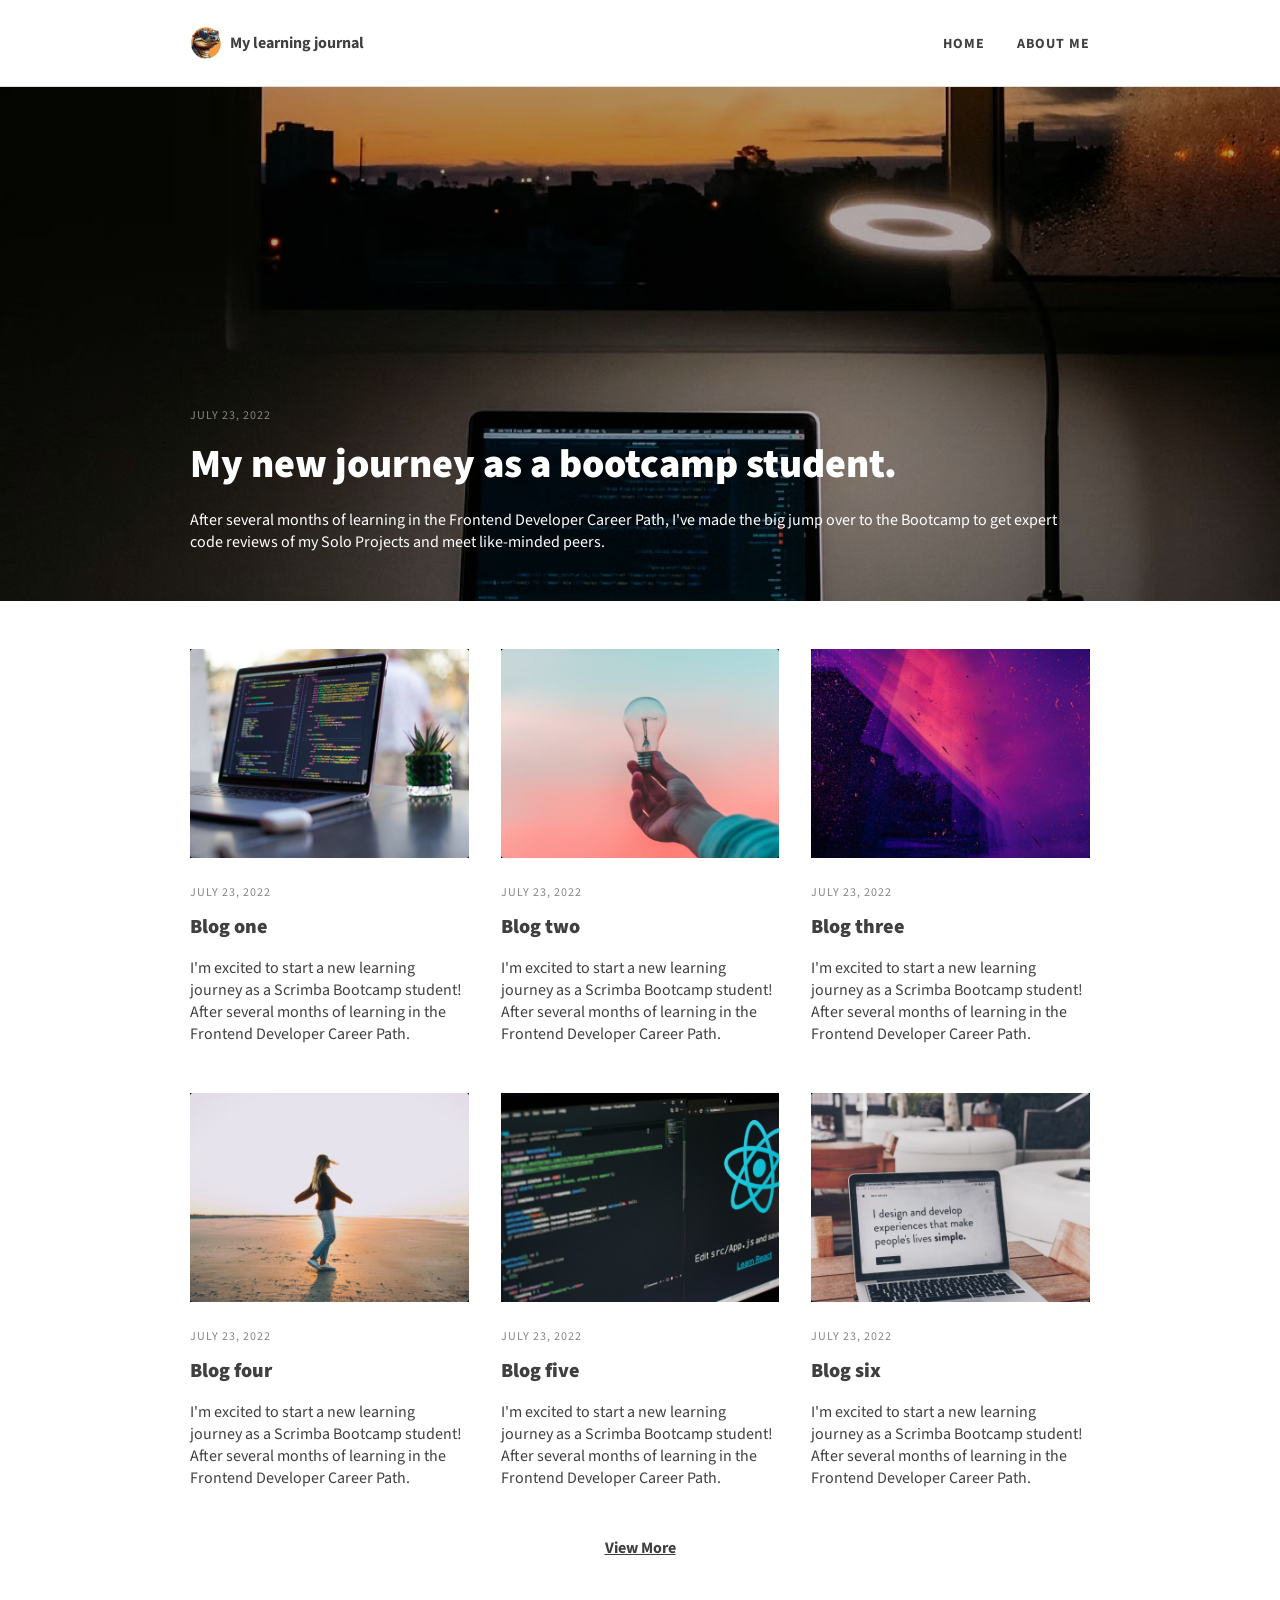
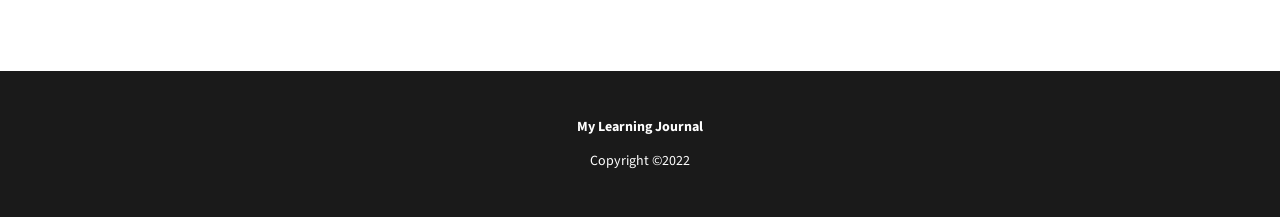
<file: index.html>
<!DOCTYPE html>
<html lang="en">
    <head>
        <meta charset="UTF-8">
        <meta name="viewport" content="width=device-width, initial-scale=1.0">
        <title>My Learning Journal</title>
        <link rel="stylesheet" href="css/style.css">
        <link href="https://fonts.googleapis.com/css2?family=Source+Sans+Pro:wght@400;700;900&display=swap" rel="stylesheet">
    </head>
    <body>
        <!-- Navigation -->
        <nav>
            <div class="nav-container">
                <a href="index.html" class="logo">
                    <img src="./images/logo.jfif" alt="logo">
                    My learning journal
                </a>
                <ul>
                    <li><a href="index.html">HOME</a></li>
                    <li><a href="about.html">ABOUT ME</a></li>
                </ul>
            </div>
        </nav>

        <!-- Hero Section -->
        <section class="hero">
            <div class="hero-content">
                <p class="date">JULY 23, 2022</p>
                <h1>My new journey as a bootcamp student.</h1>
                <p>After several months of learning in the Frontend Developer Career Path, I've made the big jump over to the Bootcamp to get expert code reviews of my Solo Projects and meet like-minded peers.</p>
            </div>
        </section>

        <!-- Blog Posts Grid -->
        <main class="container">
            <div class="posts-grid">
                <article class="post-card">
                    <img src="images/blog1.png" alt="Blog one">
                    <p class="date">JULY 23, 2022</p>
                    <h2><a href="post.html">Blog one</a></h2>
                    <p>I'm excited to start a new learning journey as a Scrimba Bootcamp student! After several months of learning in the Frontend Developer Career Path.</p>
                </article>
                <article class="post-card">
                    <img src="images/blog2.png" alt="Blog two">
                    <p class="date">JULY 23, 2022</p>
                    <h2><a href="post.html">Blog two</a></h2>
                    <p>I'm excited to start a new learning journey as a Scrimba Bootcamp student! After several months of learning in the Frontend Developer Career Path.</p>
                </article>
                <article class="post-card">
                    <img src="images/blog3.png" alt="Blog three">
                    <p class="date">JULY 23, 2022</p>
                    <h2><a href="post.html">Blog three</a></h2>
                    <p>I'm excited to start a new learning journey as a Scrimba Bootcamp student! After several months of learning in the Frontend Developer Career Path.</p>
                </article>
                <article class="post-card">
                    <img src="images/blog4.png" alt="Blog four">
                    <p class="date">JULY 23, 2022</p>
                    <h2><a href="post.html">Blog four</a></h2>
                    <p>I'm excited to start a new learning journey as a Scrimba Bootcamp student! After several months of learning in the Frontend Developer Career Path.</p>
                </article>
                <article class="post-card">
                    <img src="images/blog5.png" alt="Blog five">
                    <p class="date">JULY 23, 2022</p>
                    <h2><a href="post.html">Blog five</a></h2>
                    <p>I'm excited to start a new learning journey as a Scrimba Bootcamp student! After several months of learning in the Frontend Developer Career Path.</p>
                </article>
                <article class="post-card">
                    <img src="images/blog6.png" alt="Blog six">
                    <p class="date">JULY 23, 2022</p>
                    <h2><a href="post.html">Blog six</a></h2>
                    <p>I'm excited to start a new learning journey as a Scrimba Bootcamp student! After several months of learning in the Frontend Developer Career Path.</p>
                </article>
            </div>
            <a href="#" class="view-more">View More</a>
        </main>

        <!-- Footer -->
        <footer>
            <p><strong>My Learning Journal</strong></p>
            <p>Copyright ©2022</p>
        </footer>
    </body>
</html>
</file>
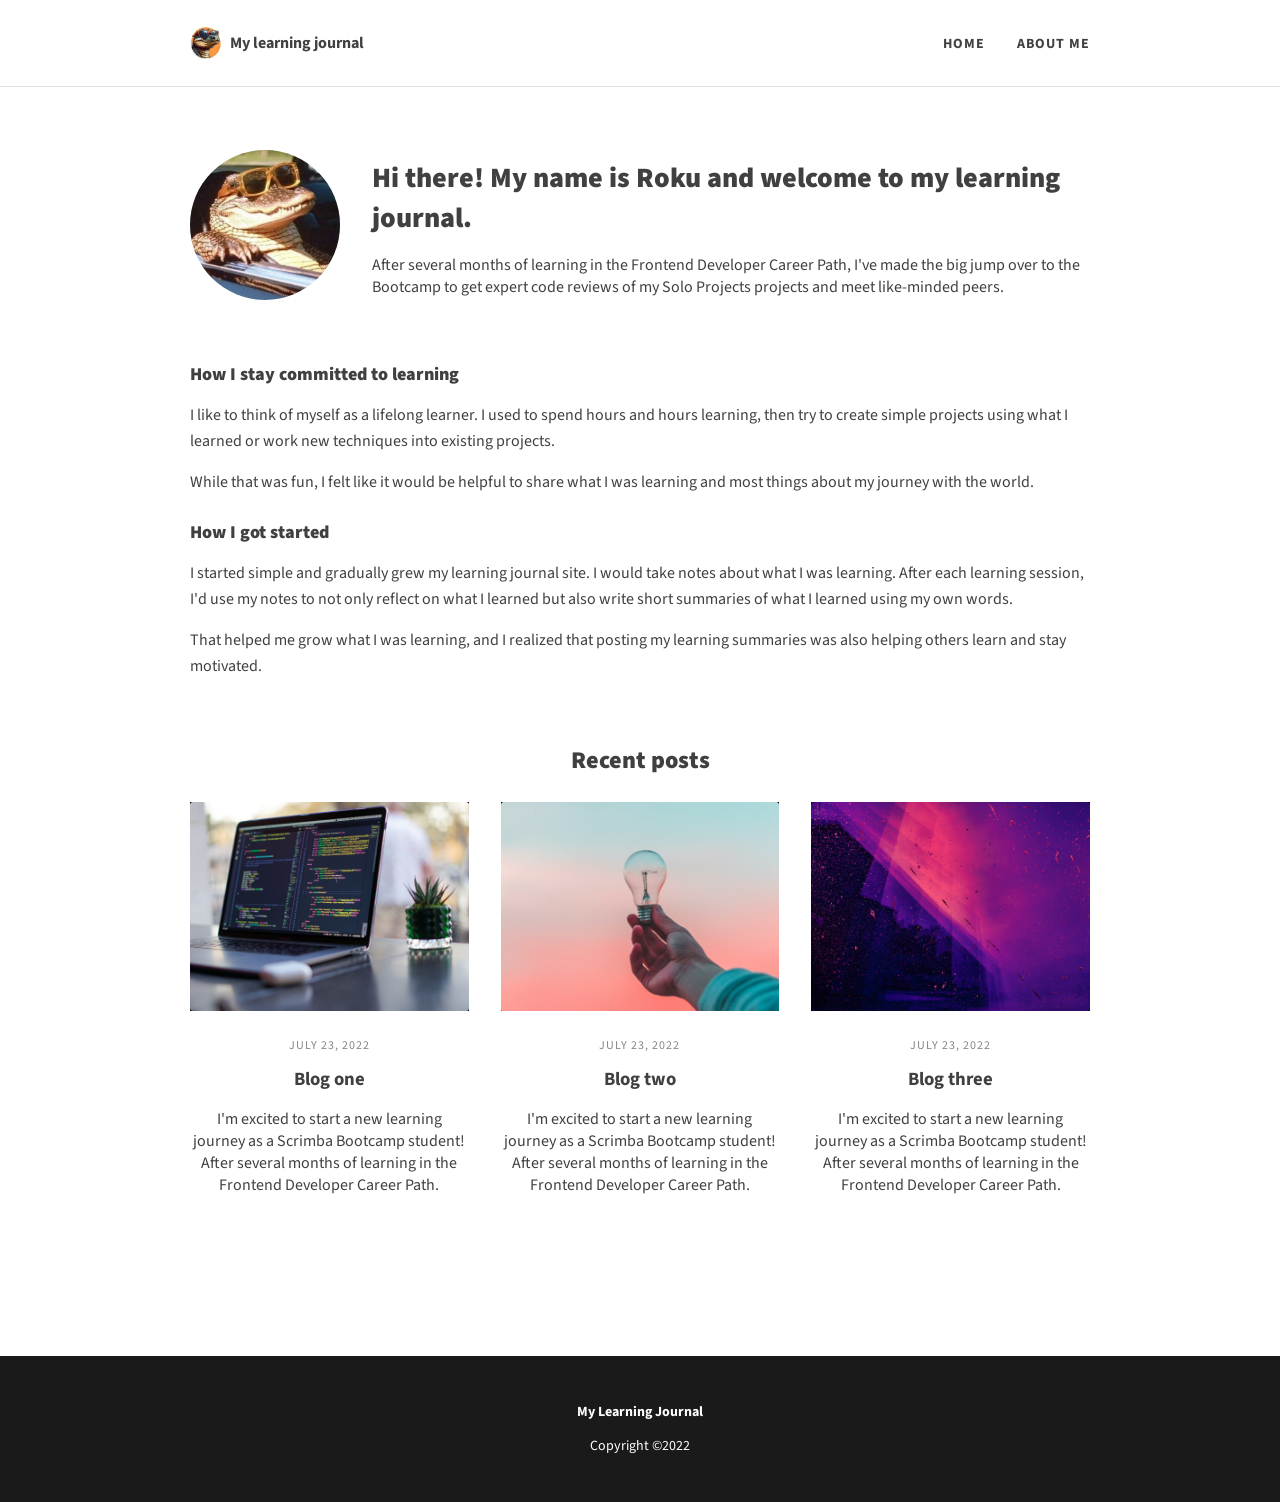
<file: about.html>
<!DOCTYPE html>
<html lang="en">
    <head>
        <meta charset="UTF-8">
        <meta name="viewport" content="width=device-width, initial-scale=1.0">
        <title>About Me | My Learning Journal</title>
        <link rel="stylesheet" href="css/style.css">
        <link href="https://fonts.googleapis.com/css2?family=Source+Sans+Pro:wght@400;700;900&display=swap" rel="stylesheet">
    </head>
    <body>
        <!-- Navigation -->
        <nav>
            <div class="nav-container">
                <a href="index.html" class="logo">
                    <img src="images/logo.jfif" alt="logo">
                    My learning journal
                </a>
                <ul>
                    <li><a href="index.html">HOME</a></li>
                    <li><a href="about.html">ABOUT ME</a></li>
                </ul>
            </div>
        </nav>

        <!-- About Section -->
        <main class="about-container">
            
            <!-- Profile Header -->
            <section class="profile">
                <img src="images/avatar.jfif" alt="Profile picture" class="avatar">
                <div class="profile-text">
                    <h1>Hi there! My name is Roku and welcome to my learning journal.</h1>
                    <p>After several months of learning in the Frontend Developer Career Path, I've made the big jump over to the Bootcamp to get expert code reviews of my Solo Projects projects and meet like-minded peers.</p>
                </div>
            </section>

            <!-- Blog Content -->
            <section class="about-content">
                <h2>How I stay committed to learning</h2>
                <p>I like to think of myself as a lifelong learner. I used to spend hours and hours learning, then try to create simple projects using what I learned or work new techniques into existing projects.</p>
                <p>While that was fun, I felt like it would be helpful to share what I was learning and most things about my journey with the world.</p>

                <h2>How I got started</h2>
                <p>I started simple and gradually grew my learning journal site. I would take notes about what I was learning. After each learning session, I'd use my notes to not only reflect on what I learned but also write short summaries of what I learned using my own words.</p>
                <p>That helped me grow what I was learning, and I realized that posting my learning summaries was also helping others learn and stay motivated.</p>
            </section>

            <!-- Recent Posts -->
            <section class="recent-posts">
                <h2>Recent posts</h2>
                <div class="posts-grid">
                    <article class="post-card">
                        <img src="images/blog1.png" alt="Blog one">
                        <p class="date">JULY 23, 2022</p>
                        <h3><a href="post.html">Blog one</a></h3>
                        <p>I'm excited to start a new learning journey as a Scrimba Bootcamp student! After several months of learning in the Frontend Developer Career Path.</p>
                    </article>
                    <article class="post-card">
                        <img src="images/blog2.png" alt="Blog two">
                        <p class="date">JULY 23, 2022</p>
                        <h3><a href="post.html">Blog two</a></h3>
                        <p>I'm excited to start a new learning journey as a Scrimba Bootcamp student! After several months of learning in the Frontend Developer Career Path.</p>
                    </article>
                    <article class="post-card">
                        <img src="images/blog3.png" alt="Blog three">
                        <p class="date">JULY 23, 2022</p>
                        <h3><a href="post.html">Blog three</a></h3>
                        <p>I'm excited to start a new learning journey as a Scrimba Bootcamp student! After several months of learning in the Frontend Developer Career Path.</p>
                    </article>
                </div>
            </section>
        </main>

        <!-- Footer -->
        <footer>
            <p><strong>My Learning Journal</strong></p>
            <p>Copyright ©2022</p>
        </footer>
    </body>
</html>
</file>
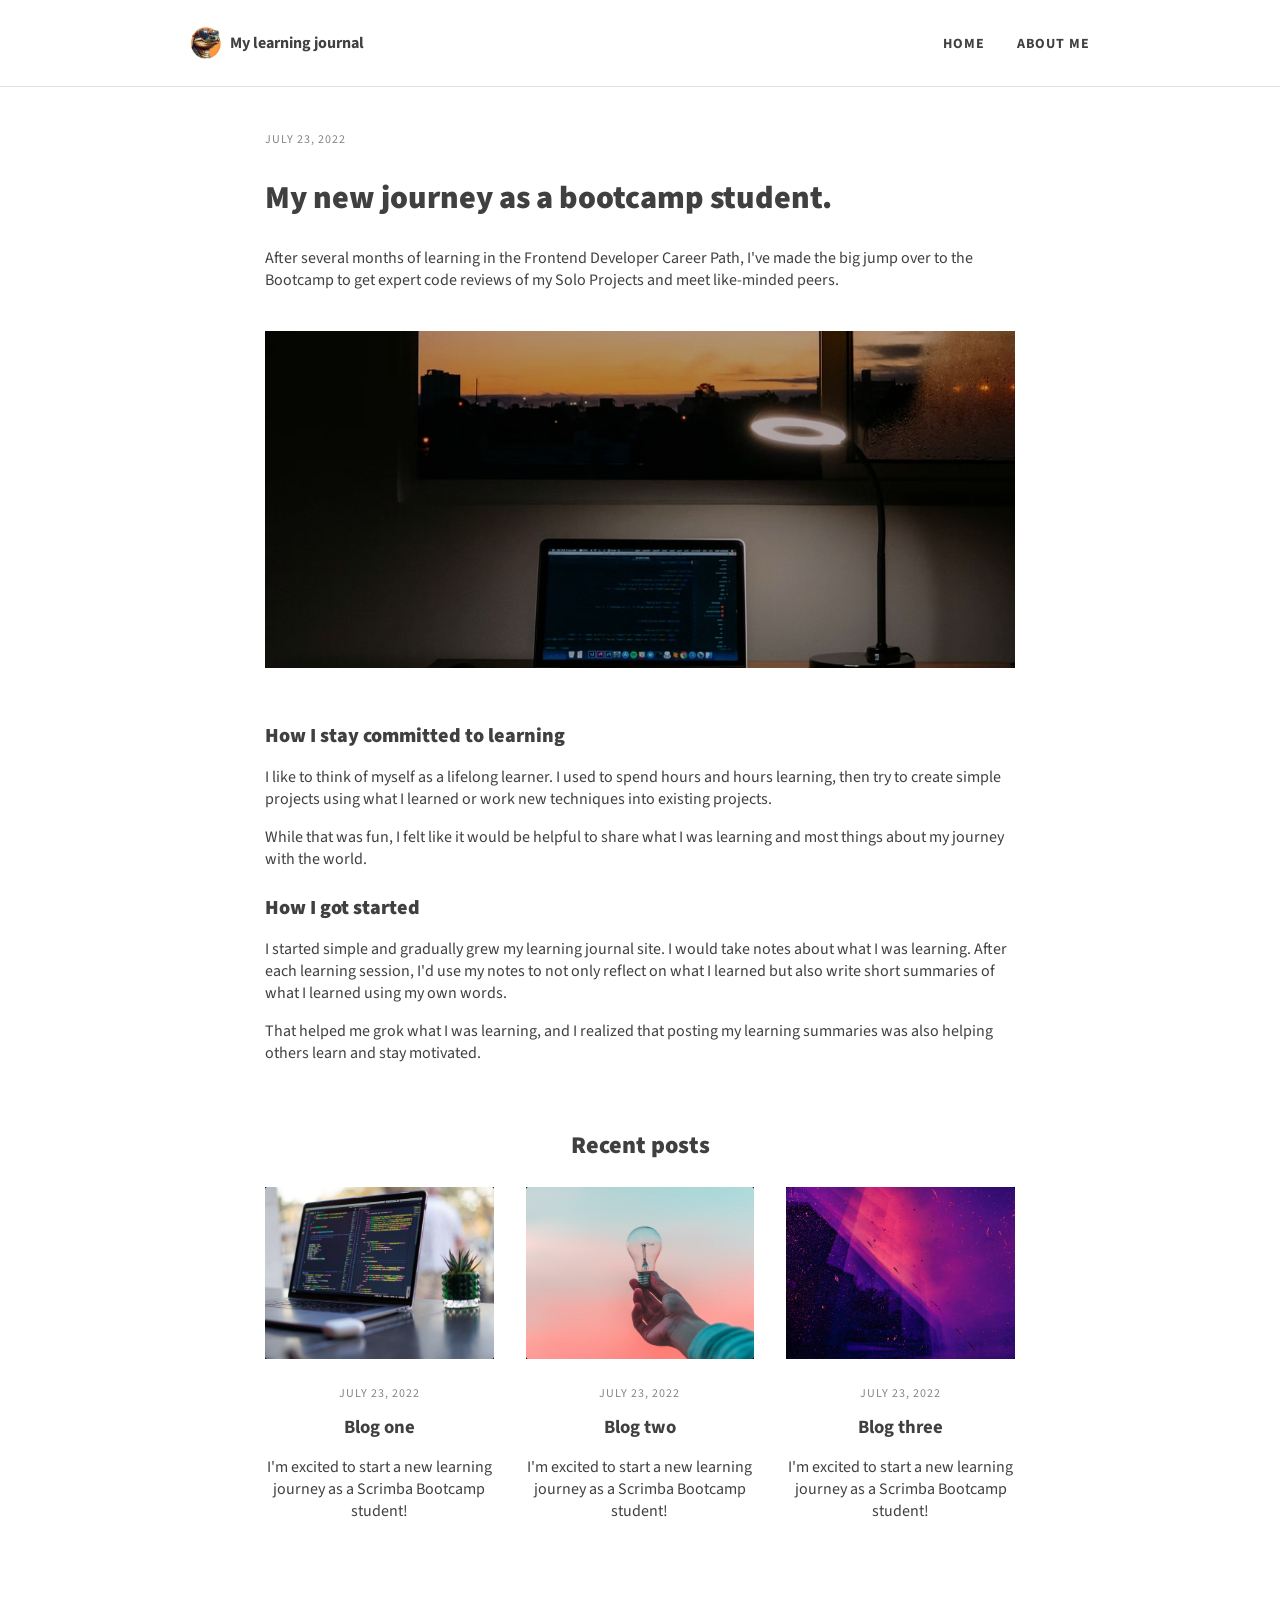
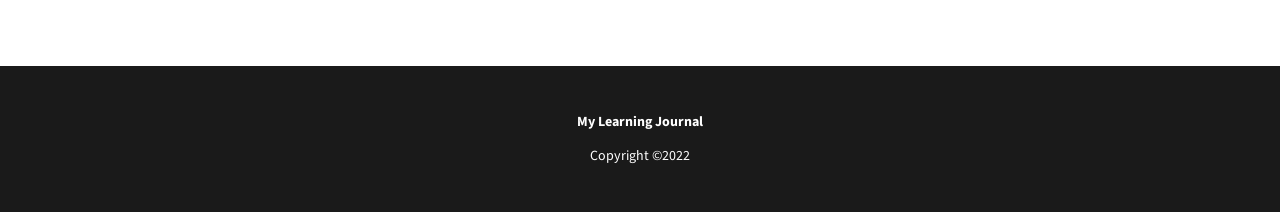
<file: post.html>
<!DOCTYPE html>
<html lang="en">
    <head>
        <meta charset="UTF-8">
        <meta name="viewport" content="width=device-width, initial-scale=1.0">
        <title>My new journey as a bootcamp student</title>
        <link rel="stylesheet" href="css/style.css">
        <link href="https://fonts.googleapis.com/css2?family=Source+Sans+Pro:wght@400;700;900&display=swap" rel="stylesheet">
    </head>
    <body>
        <!-- Navigation -->
        <nav>
            <div class="nav-container">
                <a href="index.html" class="logo">
                    <img src="./images/logo.jfif" alt="logo">
                    My learning journal
                </a>
                <ul>
                    <li><a href="index.html">HOME</a></li>
                    <li><a href="about.html">ABOUT ME</a></li>
                </ul>
            </div>
        </nav>

        <!-- Post Content -->
        <main class="post-container">
            <article>
                <p class="date">JULY 23, 2022</p>
                <h1>My new journey as a bootcamp student.</h1>
                <p class="intro">After several months of learning in the Frontend Developer Career Path, I've made the big jump over to the Bootcamp to get expert code reviews of my Solo Projects and meet like-minded peers.</p>
                
                <img src="images/hero.png" alt="Blog post image" class="post-img">
                
                <h2>How I stay committed to learning</h2>
                <p>I like to think of myself as a lifelong learner. I used to spend hours and hours learning, then try to create simple projects using what I learned or work new techniques into existing projects.</p>
                <p>While that was fun, I felt like it would be helpful to share what I was learning and most things about my journey with the world.</p>
                
                <h2>How I got started</h2>
                <p>I started simple and gradually grew my learning journal site. I would take notes about what I was learning. After each learning session, I'd use my notes to not only reflect on what I learned but also write short summaries of what I learned using my own words.</p>
                <p>That helped me grok what I was learning, and I realized that posting my learning summaries was also helping others learn and stay motivated.</p>
            </article>

            <!-- Recent Posts -->
            <section class="recent-posts">
                <h2>Recent posts</h2>
                <div class="posts-grid">
                    <article class="post-card">
                        <img src="images/blog1.png" alt="Blog one">
                        <p class="date">JULY 23, 2022</p>
                        <h3><a href="post.html">Blog one</a></h3>
                        <p>I'm excited to start a new learning journey as a Scrimba Bootcamp student!</p>
                    </article>
                    <article class="post-card">
                        <img src="images/blog2.png" alt="Blog two">
                        <p class="date">JULY 23, 2022</p>
                        <h3><a href="post.html">Blog two</a></h3>
                        <p>I'm excited to start a new learning journey as a Scrimba Bootcamp student!</p>
                    </article>
                    <article class="post-card">
                        <img src="images/blog3.png" alt="Blog three">
                        <p class="date">JULY 23, 2022</p>
                        <h3><a href="post.html">Blog three</a></h3>
                        <p>I'm excited to start a new learning journey as a Scrimba Bootcamp student!</p>
                    </article>
                </div>
            </section>
        </main>

        <!-- Footer -->
        <footer>
            <p><strong>My Learning Journal</strong></p>
            <p>Copyright ©2022</p>
        </footer>
    </body>
</html>
</file>
<file: css/style.css>
html, 
body {
    margin: 0;
    padding: 0;
    box-sizing: border-box;
}

body {
    font-family: 'Source Sans Pro', sans-serif;
    color: #404040;
}

/* ===== NAVIGATION ===== */
nav {
    padding: 1rem 2rem;
    border-bottom: 1px solid #e0e0e0;
}

.nav-container {
    max-width: 900px;
    margin: 0 auto;
    display: flex;
    justify-content: space-between;
    align-items: center;
}

.logo {
    display: flex;
    align-items: center;
    gap: 0.5rem;
    text-decoration: none;
    color: #404040;
    font-weight: 700;
    font-size: 1rem;
}

.logo img {
    width: 2rem;
    height: 2rem;
}

nav ul {
    list-style: none;
    display: flex;
    gap: 2rem;
}

nav ul a {
    text-decoration: none;
    color: #404040;
    font-weight: 700;
    font-size: 0.875rem;
    letter-spacing: 1px;
}

nav ul a:hover {
    color: #000;
}

/* ===== HERO ===== */
.hero {
    background: url('../images/hero.png') center/cover no-repeat;
    min-height: 450px;
    display: flex;
    align-items: flex-end;
    color: #fff;
    padding: 2rem;
}

.hero-content {
    max-width: 900px;
    margin: 0 auto;
    width: 100%;
}

.hero h1 {
    font-size: 2.5rem;
    margin: 0.5rem 0;
}

/* ===== TYPOGRAPHY ===== */
.date {
    font-size: 0.75rem;
    letter-spacing: 1px;
    color: #858585;
}

h1 {
    font-size: 2rem;
    font-weight: 900;
}

h2 {
    font-size: 1.25rem;
    font-weight: 900;
    margin: 1.5rem 0 0.5rem;
}

/* ===== CONTAINER ===== */
.container {
    max-width: 900px;
    margin: 0 auto;
    padding: 3rem 2rem;
}

/* ===== POSTS GRID ===== */
.posts-grid {
    display: grid;
    grid-template-columns: repeat(3, 1fr);
    gap: 2rem;
    margin-bottom: 2rem;
}

.post-card img {
    width: 100%;
    aspect-ratio: 4/3;
    object-fit: cover;
    margin-bottom: 0.5rem;
}

.post-card h2,
.post-card h3 {
    margin: 0.25rem 0;
}

.post-card a {
    text-decoration: none;
    color: #404040;
}

.post-card a:hover {
    text-decoration: underline;
}

/* ===== VIEW MORE ===== */
.view-more {
    display: block;
    text-align: center;
    color: #404040;
    font-weight: 700;
    text-decoration: underline;
    margin-top: 1rem;
}

/* ===== POST PAGE ===== */
.post-container {
    max-width: 750px;
    margin: 0 auto;
    padding: 2rem;
}

.post-img {
    width: 100%;
    margin: 1.5rem 0;
}

.recent-posts {
    margin-top: 4rem;
    text-align: center;
}

.recent-posts h2 {
    text-align: center;
    font-size: 1.5rem;
    margin-bottom: 1.5rem;
}

/* ===== ABOUT PAGE ===== */
.about-container {
    max-width: 900px;
    margin: 0 auto;
    padding: 3rem 2rem;
}

/* ===== PROFILE SECTION ===== */
.profile {
    display: flex;
    align-items: center;
    gap: 2rem;
    margin-bottom: 3rem;
}

.avatar {
    width: 150px;
    height: 150px;
    border-radius: 50%;  /* ✅ circular image */
    object-fit: cover;
    flex-shrink: 0;      /* ✅ prevents image from shrinking */
}

.profile-text h1 {
    font-size: 1.75rem;
    margin-bottom: 0.75rem;
}

/* ===== ABOUT CONTENT ===== */
.about-content {
    margin-bottom: 3rem;
}

.about-content h2 {
    font-size: 1.125rem;
    margin: 1.5rem 0 0.5rem;
}

.about-content p {
    margin-bottom: 1rem;
    line-height: 1.6;
}

/* ===== RECENT POSTS ===== */
.recent-posts h2 {
    text-align: center;
    font-size: 1.5rem;
    margin-bottom: 1.5rem;
}

/* ===== RESPONSIVE ===== */
@media (max-width: 600px) {
    .profile {
        flex-direction: column;  /* ✅ stack on mobile */
        text-align: center;
    }
    
    .avatar {
        width: 120px;
        height: 120px;
    }
}

/* ===== FOOTER ===== */
footer {
    background: #1a1a1a;
    color: #fff;
    text-align: center;
    padding: 2rem;
    margin-top: 4rem;
    font-size: 0.875rem;
}

/* ===== MEDIA QUERIES ===== */
@media (max-width: 768px) {
    .posts-grid {
        grid-template-columns: 1fr;  /* ✅ single column on mobile */
    }

    .hero h1 {
        font-size: 1.75rem;
    }

    nav ul {
        gap: 1rem;
    }
}

@media (max-width: 480px) {
    .hero {
        min-height: 300px;
    }

    h1 {
        font-size: 1.5rem;
    }
}
</file>
